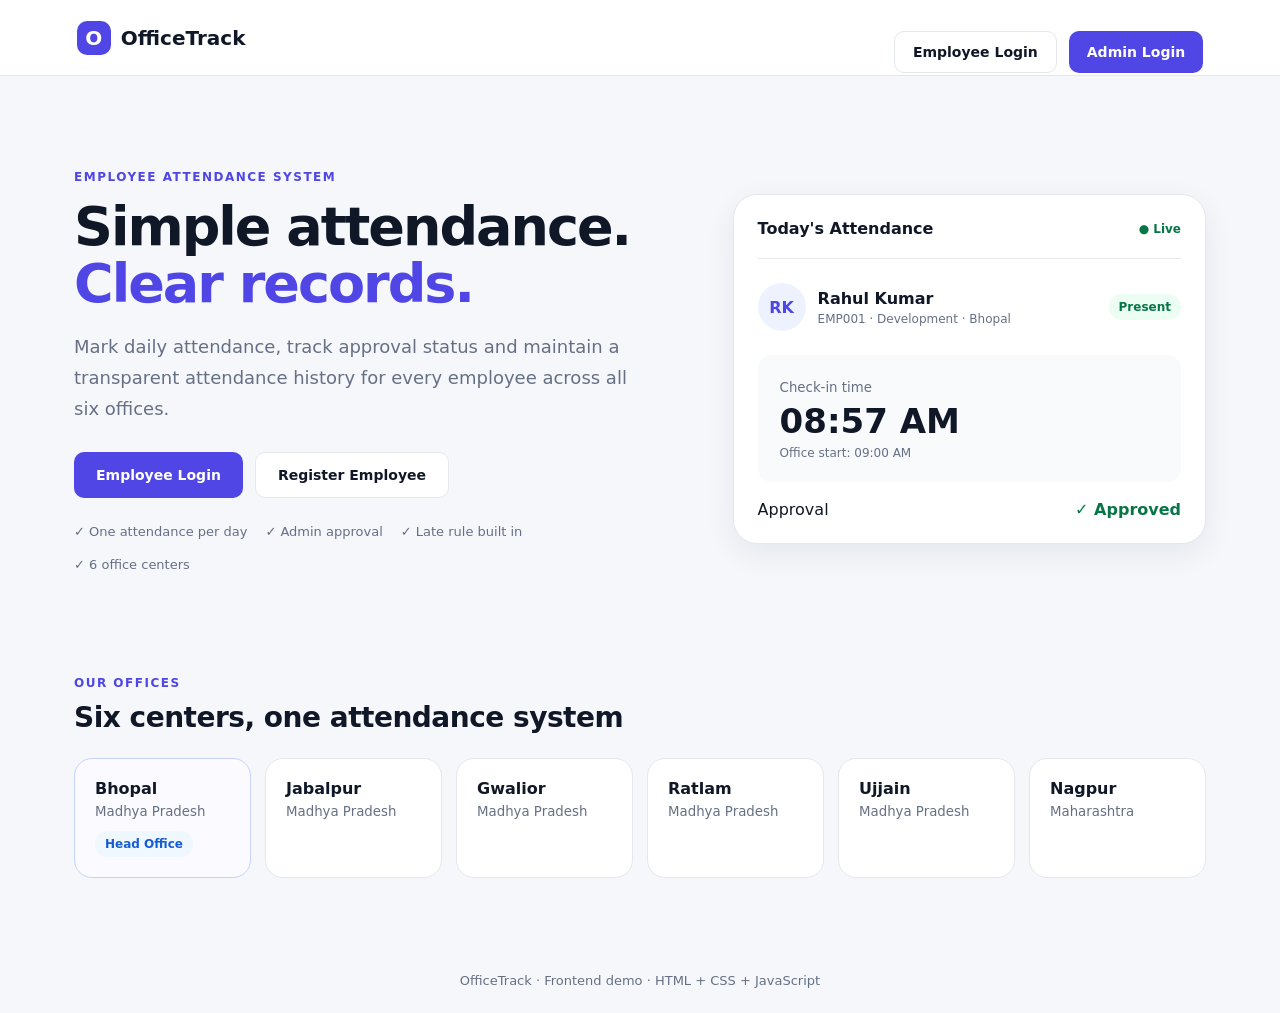
<file: index.html>
<!DOCTYPE html>
<html lang="en">
<head>
<meta charset="UTF-8">
<meta name="viewport" content="width=device-width, initial-scale=1.0">
<title>OfficeTrack | Employee Attendance</title>
<link rel="stylesheet" href="css/style.css">
</head>
<body class="landing">
<header class="topbar">
  <div class="brand"><span class="brand-mark">O</span><span>OfficeTrack</span></div>
  <div class="top-actions"><a href="login.html" class="btn btn-outline">Employee Login</a><a href="admin-login.html" class="btn btn-primary">Admin Login</a></div>
</header>
<main class="hero">
  <div class="hero-copy">
    <span class="eyebrow">EMPLOYEE ATTENDANCE SYSTEM</span>
    <h1>Simple attendance.<br><span>Clear records.</span></h1>
    <p>Mark daily attendance, track approval status and maintain a transparent attendance history for every employee across all six offices.</p>
    <div class="hero-actions"><a href="login.html" class="btn btn-primary btn-lg">Employee Login</a><a href="register.html" class="btn btn-outline btn-lg">Register Employee</a></div>
    <div class="trust-row"><span>✓ One attendance per day</span><span>✓ Admin approval</span><span>✓ Late rule built in</span><span>✓ 6 office centers</span></div>
  </div>
  <div class="hero-card">
    <div class="mock-top"><span>Today's Attendance</span><span class="live-dot">● Live</span></div>
    <div class="mock-profile"><div class="avatar">RK</div><div><strong>Rahul Kumar</strong><small>EMP001 · Development · Bhopal</small></div><span class="status present">Present</span></div>
    <div class="time-box"><small>Check-in time</small><strong>08:57 AM</strong><span>Office start: 09:00 AM</span></div>
    <div class="mock-footer"><span>Approval</span><strong class="approved">✓ Approved</strong></div>
  </div>
</main>
<section class="offices"><span class="eyebrow">OUR OFFICES</span><h2>Six centers, one attendance system</h2><div class="office-grid" id="officeGrid"></div></section>
<footer class="footer">OfficeTrack · Frontend demo · HTML + CSS + JavaScript</footer>
<script src="js/config.js"></script>
<script>
(function(){var g=document.getElementById("officeGrid");g.innerHTML=OT_CONFIG.LOCATIONS.map(function(l){return '<div class="office-card'+(l.isHeadOffice?' head':'')+'"><strong>'+l.name+'</strong><small>'+l.state+'</small>'+(l.isHeadOffice?'<span class="status pending">Head Office</span>':'')+'</div>'}).join("")})();
</script>
</body>
</html>
</file>
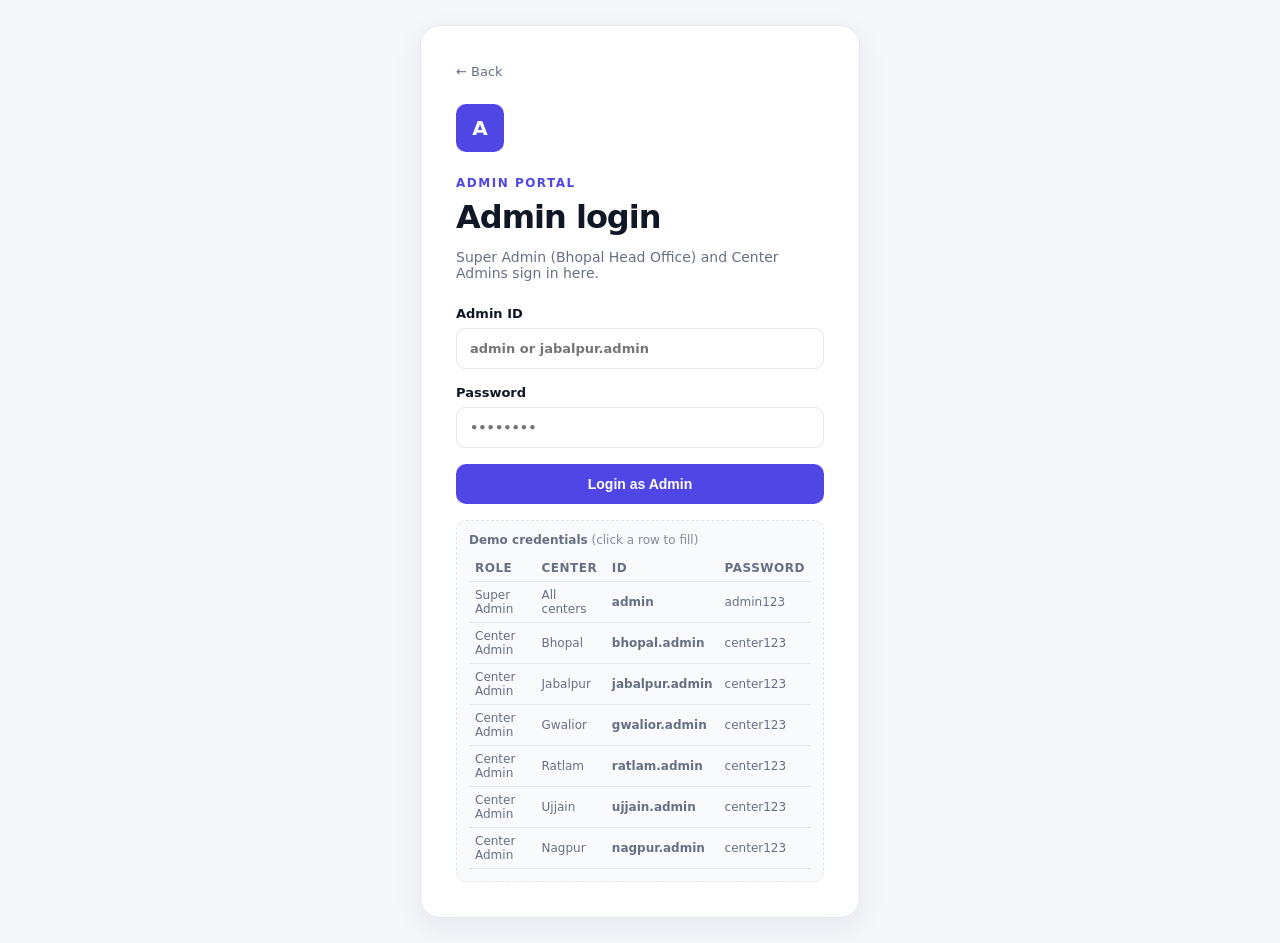
<file: admin-dashboard.html>
<!DOCTYPE html>
<html lang="en"><head><meta charset="UTF-8"><meta name="viewport" content="width=device-width,initial-scale=1.0"><title>Admin Dashboard</title><link rel="stylesheet" href="css/style.css"></head>
<body>
<div class="app-shell">
<aside class="sidebar"><div class="brand"><span class="brand-mark">O</span> OfficeTrack</div>
<nav id="sideNav">
  <a href="#overview" data-view="overview" class="active">⌂ Dashboard</a>
  <a href="#approvals" data-view="approvals">✓ Approvals <span class="nav-count" id="navPending">0</span></a>
  <a href="#attendance" data-view="attendance">▣ Attendance</a>
  <a href="#employees" data-view="employees">♙ Employees</a>
  <a href="#geofence" data-view="geofence">⌖ Geofence &amp; Office</a>
  <a href="#reports" data-view="reports">≣ Reports</a>
</nav>
<div class="sidebar-user"><strong id="sideName">—</strong><small id="sideMeta">—</small></div>
<button id="adminLogoutBtn" class="sidebar-logout">↪ Logout</button></aside>

<main class="main-content">
<header class="page-header"><div><span class="eyebrow" id="roleEyebrow">ADMIN CONTROL CENTER</span><h1 id="pageTitle">Attendance Overview</h1><p class="muted" id="pageSub">Review, approve and audit employee attendance.</p></div>
<div class="header-tools"><label class="center-filter" id="centerFilterWrap">Center<select id="centerFilter"></select></label><span class="center-pill" id="centerPill" hidden></span><div class="date-pill" id="adminDate"></div></div></header>

<!-- ================= OVERVIEW ================= -->
<div class="view active" id="view-overview">
  <section class="stats-grid">
    <div class="stat-card"><span>Total Employees</span><strong id="totalEmployees">0</strong></div>
    <div class="stat-card"><span>Present Today</span><strong id="adminPresent">0</strong></div>
    <div class="stat-card"><span>Half Day Today</span><strong id="adminHalf">0</strong></div>
    <div class="stat-card"><span>Pending Approval</span><strong id="adminPending">0</strong></div>
  </section>
  <section class="stats-grid">
    <div class="stat-card"><span>Not Marked Today</span><strong id="adminNotMarked">0</strong></div>
    <div class="stat-card"><span>Approved Today</span><strong id="adminApproved">0</strong></div>
    <div class="stat-card"><span>Rejected Today</span><strong id="adminRejected">0</strong></div>
    <div class="stat-card"><span>Check-in Rate</span><strong id="adminRate">0%</strong></div>
  </section>

  <section class="panel" id="centerPanel"><div class="panel-head"><div><h2>Center-wise Attendance — Today</h2><p class="muted">Consolidated view of all 6 centers. Click a row to filter the dashboard.</p></div><button id="resetDemoBtn" class="btn btn-danger-outline">Reset Demo Data</button></div>
    <div class="table-wrap"><table class="clickable"><thead><tr><th>Center</th><th>Employees</th><th>Present</th><th>Half Day</th><th>Not Marked</th><th>Pending</th><th>Check-in Rate</th></tr></thead><tbody id="centerTodayBody"></tbody></table></div></section>

  <section class="panel"><div class="panel-head"><div><h2>Today's Attendance</h2><p class="muted">Approve or reject today's records.</p></div></div>
    <div class="filters"><input id="searchToday" placeholder="Search employee ID or name..."><select id="statusToday"><option value="ALL">All statuses</option><option value="PENDING">Pending</option><option value="APPROVED">Approved</option><option value="REJECTED">Rejected</option></select></div>
    <div class="table-wrap"><table><thead><tr><th>Employee</th><th>Center</th><th>Department</th><th>Check-in</th><th>Location (GPS)</th><th>Attendance</th><th>Approval</th><th>Action</th></tr></thead><tbody id="todayBody"></tbody></table></div></section>
</div>

<!-- ================= APPROVALS ================= -->
<div class="view" id="view-approvals">
  <section class="panel"><div class="panel-head"><div><h2>Pending Approvals</h2><p class="muted" id="approvalsSub">All attendance records waiting for a decision.</p></div><button id="approveAllBtn" class="btn btn-primary">✓ Approve All Shown</button></div>
    <div class="filters"><input id="apSearch" placeholder="Search employee ID or name..."><select id="apType"><option value="ALL">Present &amp; Half Day</option><option value="PRESENT">Present only</option><option value="HALF DAY">Half Day only</option></select></div>
    <div class="table-wrap"><table><thead><tr><th>Employee</th><th>Center</th><th>Date</th><th>Check-in</th><th>Attendance</th><th>Action</th></tr></thead><tbody id="approvalsBody"></tbody></table></div></section>
</div>

<!-- ================= ATTENDANCE ================= -->
<div class="view" id="view-attendance">
  <section class="panel"><div class="panel-head"><div><h2>Attendance Records</h2><p class="muted">Search by date range, status or employee.</p></div></div>
    <div class="filters wrap"><label class="inline">From<input type="date" id="atFrom"></label><label class="inline">To<input type="date" id="atTo"></label><input id="atSearch" placeholder="Search employee ID or name..."><select id="atAtt"><option value="ALL">All attendance</option><option value="PRESENT">Present</option><option value="HALF DAY">Half Day</option></select><select id="atApp"><option value="ALL">All approvals</option><option value="PENDING">Pending</option><option value="APPROVED">Approved</option><option value="REJECTED">Rejected</option></select></div>
    <div class="table-wrap"><table><thead><tr><th>Employee</th><th>Center</th><th>Date</th><th>Check-in</th><th>Location (GPS)</th><th>Attendance</th><th>Approval</th><th>Reviewed by</th><th>Action</th></tr></thead><tbody id="attendanceBody"></tbody></table></div>
    <p class="muted foot-note" id="attendanceNote"></p></section>
</div>

<!-- ================= EMPLOYEES ================= -->
<div class="view" id="view-employees">
  <section class="panel"><div class="panel-head"><div><h2>Employees</h2><p class="muted" id="employeesSub">Registered employee accounts</p></div><button id="addEmployeeBtn" class="btn btn-primary">＋ Add Employee</button></div>
    <div class="filters wrap"><input id="emSearch" placeholder="Search ID, name or email..."><select id="emDept"></select><select id="emStatus"><option value="ALL">All statuses</option><option value="ACTIVE">Active</option><option value="INACTIVE">Inactive</option></select></div>
    <div class="table-wrap"><table><thead><tr><th>Employee ID</th><th>Name</th><th>Email</th><th>Center</th><th>Department</th><th>Designation</th><th>Status</th><th>Action</th></tr></thead><tbody id="employeesBody"></tbody></table></div></section>
</div>

<!-- ================= GEOFENCE & OFFICE LOCATION ================= -->
<div class="view" id="view-geofence">
  <section class="panel">
    <div class="panel-head">
      <div>
        <h2>Office Geofence &amp; GPS Calibration</h2>
        <p class="muted">Calibrate exact office coordinates and enforce the strict 25-meter attendance boundary.</p>
      </div>
      <button id="geoResetBtn" class="btn btn-outline">↺ Reset Center to Defaults</button>
    </div>

    <div class="dashboard-grid">
      <div>
        <form id="geoConfigForm" class="form-grid">
          <label class="full-col">Center Location
            <select id="geoCenterSelect"></select>
          </label>
          <label>Office Latitude (decimal degrees)
            <input type="number" step="0.000001" id="geoLat" required placeholder="e.g. 23.231264">
          </label>
          <label>Office Longitude (decimal degrees)
            <input type="number" step="0.000001" id="geoLon" required placeholder="e.g. 77.435580">
          </label>
          <label>Geofence Radius Limit (meters)
            <input type="number" id="geoRadius" required min="5" max="500" value="25">
            <small class="muted" style="font-weight:normal;display:block;margin-top:4px;">Requested attendance perimeter is 25 meters.</small>
          </label>
          <label>Required GPS Satellite Precision (meters)
            <input type="number" id="geoAccuracy" required min="5" max="100" value="25">
            <small class="muted" style="font-weight:normal;display:block;margin-top:4px;">Readings with accuracy weaker than ±25m must be retried.</small>
          </label>

          <div class="full-col" style="display:flex;gap:10px;flex-wrap:wrap;margin-top:8px;">
            <button type="button" id="geoCaptureBtn" class="btn btn-outline" style="border-color:var(--primary);color:var(--primary);">
              📍 Set Office Location to My Current GPS Position
            </button>
            <button type="submit" class="btn btn-primary">
              💾 Save Geofence Settings
            </button>
          </div>
          <div id="geoMsg" class="message full-col"></div>
        </form>
      </div>

      <div class="stack">
        <div class="panel" style="background:#f8fafc;margin-bottom:0;">
          <h3 class="sub-h" style="margin-top:0;">Active Geofence Configuration</h3>
          <dl class="details" id="geoActiveDetails"></dl>
          <div style="margin-top:14px;">
            <a id="geoMapLink" href="#" target="_blank" class="btn btn-outline" style="font-size:12px;padding:8px 12px;display:inline-flex;">
              🗺 View on Google Maps ↗
            </a>
          </div>
        </div>

        <div class="panel" style="background:#f8fafc;margin-bottom:0;">
          <h3 class="sub-h" style="margin-top:0;">Live Distance &amp; Accuracy Diagnostic</h3>
          <p class="muted" style="font-size:13px;line-height:1.5;">Test your device's current satellite fix and geodesic distance from the office.</p>
          <button type="button" id="adminTestGeoBtn" class="btn btn-outline full" style="font-size:13px;">
            🛰 Test Distance from My Device
          </button>
          <div id="adminGeoTestResult" style="margin-top:12px;font-size:13px;" hidden></div>
        </div>
      </div>
    </div>
  </section>
</div>

<!-- ================= REPORTS ================= -->
<div class="view" id="view-reports">
  <section class="panel"><div class="panel-head"><div><h2>Monthly Attendance Summary</h2><p class="muted" id="reportSub">Per-employee summary for the selected month.</p></div><div class="head-actions"><label class="inline">Month<input type="month" id="repMonth"></label><button id="exportEmpBtn" class="btn btn-outline">⬇ Export CSV</button></div></div>
    <div id="centerReportWrap"><h3 class="sub-h">Center-wise summary</h3><div class="table-wrap"><table class="clickable"><thead><tr><th>Center</th><th>Employees</th><th>Working Days</th><th>Present</th><th>Half Day</th><th>Absent</th><th>Rejected</th><th>Pending</th><th>Attendance %</th></tr></thead><tbody id="centerReportBody"></tbody></table></div>
    <div class="head-actions right"><button id="exportCenterBtn" class="btn btn-outline">⬇ Export center summary CSV</button></div></div>
    <h3 class="sub-h" id="empReportTitle">Employee summary</h3>
    <div class="table-wrap"><table><thead><tr><th>Employee</th><th>Center</th><th>Working Days</th><th>Present</th><th>Half Day</th><th>Absent</th><th>Rejected</th><th>Pending</th><th>Attendance %</th></tr></thead><tbody id="empReportBody"></tbody></table></div></section>
</div>
</main></div>
<script src="js/config.js"></script><script src="js/demo-data.js"></script><script src="js/location.js"></script><script src="js/store.js"></script><script src="js/ui.js"></script><script src="js/admin.js"></script></body></html>
</file>
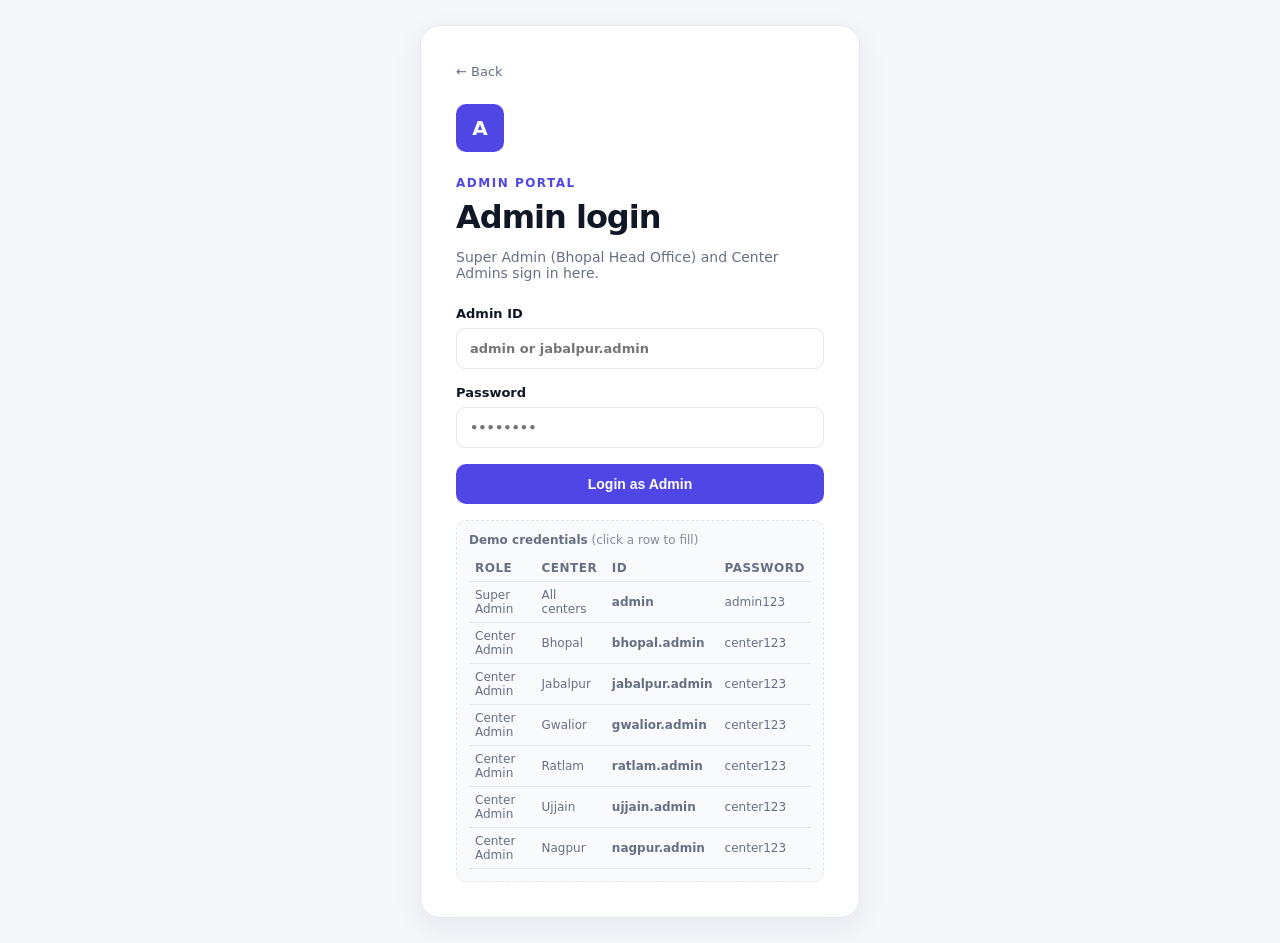
<file: admin-login.html>
<!DOCTYPE html>
<html lang="en"><head><meta charset="UTF-8"><meta name="viewport" content="width=device-width,initial-scale=1.0"><title>Admin Login</title><link rel="stylesheet" href="css/style.css"></head>
<body class="auth-page">
<div class="auth-card">
  <a href="index.html" class="back">← Back</a><div class="auth-logo">A</div>
  <span class="eyebrow">ADMIN PORTAL</span><h1>Admin login</h1><p class="muted">Super Admin (Bhopal Head Office) and Center Admins sign in here.</p>
  <form id="adminLoginForm">
    <label>Admin ID<input id="adminId" required placeholder="admin or jabalpur.admin" autocomplete="username"></label>
    <label>Password<input id="adminPassword" type="password" required placeholder="••••••••"></label>
    <button class="btn btn-primary full" type="submit">Login as Admin</button>
  </form>
  <div class="demo-box" id="demoAdmins"></div>
  <div id="adminLoginMessage" class="message"></div>
</div><script src="js/config.js"></script><script src="js/demo-data.js"></script><script src="js/store.js"></script><script src="js/ui.js"></script><script src="js/auth.js"></script></body></html>
</file>
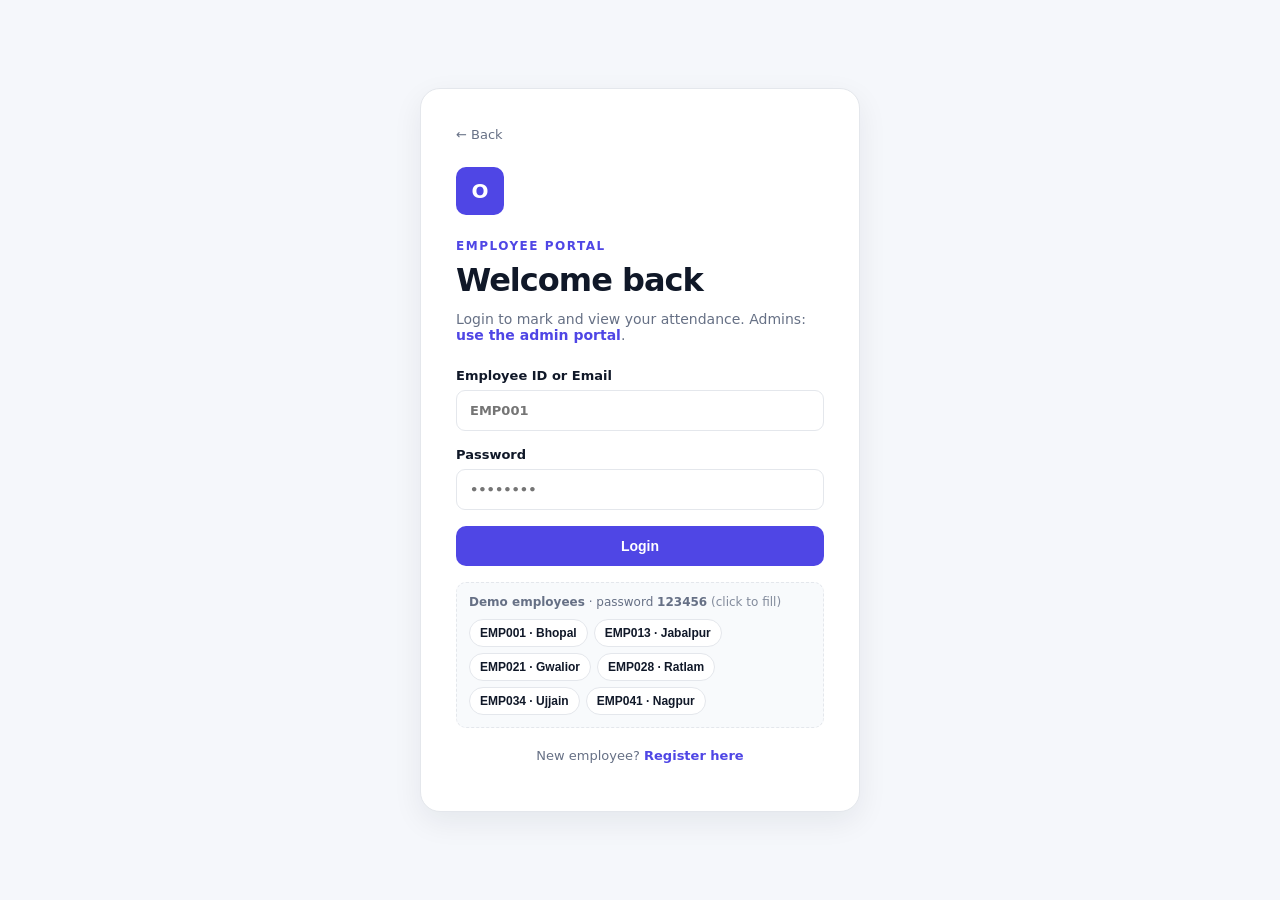
<file: employee-dashboard.html>
<!DOCTYPE html>
<html lang="en"><head><meta charset="UTF-8"><meta name="viewport" content="width=device-width,initial-scale=1.0"><title>Employee Dashboard</title><link rel="stylesheet" href="css/style.css"></head>
<body>
<div class="app-shell">
<aside class="sidebar"><div class="brand"><span class="brand-mark">O</span> OfficeTrack</div><nav><a class="active" href="#top" data-nav>⌂ Dashboard</a><a href="#history" data-nav>▣ Attendance History</a></nav><div class="sidebar-user"><strong id="sideName">—</strong><small id="sideMeta">—</small></div><button id="logoutBtn" class="sidebar-logout">↪ Logout</button></aside>
<main class="main-content" id="top">
<header class="page-header"><div><span class="eyebrow">EMPLOYEE DASHBOARD</span><h1 id="welcomeName">Good morning 👋</h1><p class="muted">Your attendance overview · <span id="monthLabel"></span></p></div><div class="header-tools"><span class="center-pill" id="centerPill"></span><div class="date-pill" id="todayDate"></div></div></header>
<section class="stats-grid">
<div class="stat-card"><span>Working Days</span><strong id="workingDays">0</strong></div><div class="stat-card"><span>Present</span><strong id="presentCount">0</strong></div><div class="stat-card"><span>Half Day</span><strong id="halfCount">0</strong></div><div class="stat-card"><span>Absent</span><strong id="absentCount">0</strong></div>
</section>
<section class="stats-grid">
<div class="stat-card"><span>Approved</span><strong id="approvedCount">0</strong></div><div class="stat-card"><span>Pending Approval</span><strong id="pendingCount">0</strong></div><div class="stat-card"><span>Rejected</span><strong id="rejectedCount">0</strong></div><div class="stat-card"><span>Attendance %</span><strong id="percentCount">0%</strong></div>
</section>
<section class="dashboard-grid">
<div class="panel attendance-panel"><div class="panel-head"><div><h2>Today's Attendance</h2><p class="muted" id="officeRuleText"></p></div><span id="todayStatus" class="status pending">Not Marked</span></div>
<div class="attendance-big">
  <div class="clock" id="liveClock">--:--:--</div>
  <p>Current time</p>
  <div id="checkInInfo" class="check-info">No attendance marked today.</div>
  
  <!-- GPS Geofence Telemetry Widget -->
  <div id="geoTelemetry" class="geo-telemetry" hidden>
    <div class="geo-header">
      <span class="geo-title">📍 GPS Geofence Telemetry</span>
      <span id="geoStatusBadge" class="status pending">Checking…</span>
    </div>
    <div class="geo-grid">
      <div class="geo-item">
        <small>Distance to Office</small>
        <strong id="geoDistanceVal">—</strong>
      </div>
      <div class="geo-item">
        <small>Allowed Limit</small>
        <strong id="geoLimitVal">25.0 m</strong>
      </div>
      <div class="geo-item">
        <small>GPS Precision</small>
        <strong id="geoAccuracyVal">—</strong>
      </div>
    </div>
    <div class="geo-meter-wrap">
      <div class="geo-meter-bar">
        <div id="geoMeterFill" class="geo-meter-fill" style="width: 0%;"></div>
      </div>
      <div class="geo-meter-labels">
        <span>0 m</span>
        <span class="limit-marker">25 m Limit</span>
        <span>50 m+</span>
      </div>
    </div>
  </div>

  <button id="markBtn" class="btn btn-primary btn-lg">Mark Attendance</button>
  <div id="markMessage" class="message"></div>
  <div id="locInfo" class="check-info" hidden></div>
  <div style="margin-top:10px;display:flex;gap:8px;justify-content:center;flex-wrap:wrap;">
    <button type="button" id="testLocBtn" class="small-btn neutral-btn">🛰 Test GPS &amp; 25m Boundary</button>
    <button type="button" id="retryLocBtn" class="small-btn neutral-btn" hidden>↻ Retry location check</button>
    <button type="button" id="resetTodayBtn" class="small-btn danger-btn" hidden>🗑 Reset Today's Attendance</button>
  </div>

  <div class="demo-box demo-time">
    <strong>Demo &amp; Testing Tools</strong>
    <div style="margin-top:8px;">
      <label style="font-weight:600;font-size:12px;display:block;margin-bottom:4px;">Test Check-in Time (09:15 rule):</label>
      <input type="time" id="demoTime" step="60" aria-label="Demo check-in time">
      <button type="button" class="small-btn" id="demoTimeClear">Use real time</button>
    </div>
    <div style="margin-top:10px;border-top:1px dashed var(--line);padding-top:8px;">
      <label style="font-weight:600;font-size:12px;display:block;margin-bottom:4px;">GPS Simulator (Test 25m boundary without moving):</label>
      <select id="demoLocation" aria-label="GPS Simulator Mode">
        <option value="REAL">🛰 Live Device GPS (Hardware Satellite Lock)</option>
        <option value="INSIDE">🏢 Simulate Inside Office (12.5 m / 25m Limit)</option>
        <option value="EDGE">⚠️ Simulate Boundary Edge (24.5 m / 25m Limit)</option>
        <option value="OUTSIDE">🚫 Simulate Outside Office (42.0 m / 25m Limit)</option>
      </select>
    </div>
    <div style="margin-top:10px;border-top:1px dashed var(--line);padding-top:8px;">
      <button type="button" class="small-btn danger-btn full" id="demoResetBtn">🗑 Reset Today's Attendance (Test Check-in Again)</button>
    </div>
  </div>
</div></div>
<div class="stack">
<div class="panel"><div class="panel-head"><div><h2>My Details</h2><p class="muted">Assigned office &amp; role</p></div></div><dl class="details" id="myDetails"></dl></div>
<div class="panel"><div class="panel-head"><div><h2>Attendance Policy</h2><p class="muted">Current office rules</p></div></div><ul class="policy" id="policyList"></ul></div>
</div>
</section>
<section id="history" class="panel"><div class="panel-head"><div><h2>Attendance History</h2><p class="muted">Your attendance records and approval status</p></div></div>
<div class="filters"><select id="histMonth" aria-label="Month"></select><select id="histApproval" aria-label="Approval status"><option value="ALL">All approval statuses</option><option value="PENDING">Pending</option><option value="APPROVED">Approved</option><option value="REJECTED">Rejected</option></select></div>
<div class="table-wrap"><table><thead><tr><th>Date</th><th>Check-in</th><th>Attendance</th><th>Approval</th><th>Reviewed by</th></tr></thead><tbody id="historyBody"></tbody></table></div></section>
</main></div>
<script src="js/config.js"></script><script src="js/demo-data.js"></script><script src="js/location.js"></script><script src="js/store.js"></script><script src="js/ui.js"></script><script src="js/employee.js"></script></body></html>
</file>
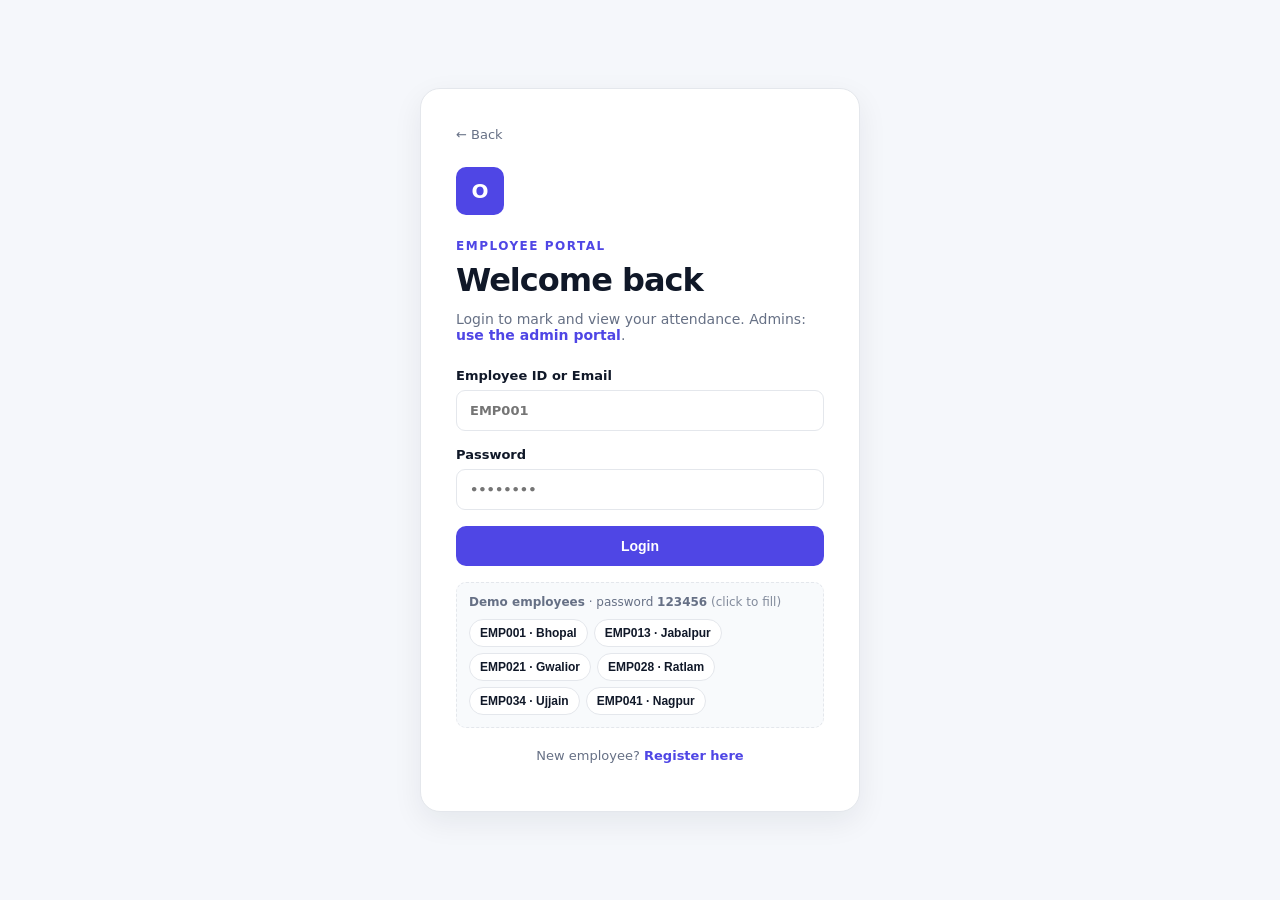
<file: login.html>
<!DOCTYPE html>
<html lang="en"><head><meta charset="UTF-8"><meta name="viewport" content="width=device-width,initial-scale=1.0"><title>Employee Login</title><link rel="stylesheet" href="css/style.css"></head>
<body class="auth-page">
<div class="auth-card">
  <a href="index.html" class="back">← Back</a>
  <div class="auth-logo">O</div><span class="eyebrow">EMPLOYEE PORTAL</span>
  <h1>Welcome back</h1><p class="muted">Login to mark and view your attendance. Admins: <a href="admin-login.html" style="color:var(--primary);font-weight:700">use the admin portal</a>.</p>
  <form id="loginForm">
    <label>Employee ID or Email<input id="loginId" required placeholder="EMP001"></label>
    <label>Password<input id="loginPassword" type="password" required placeholder="••••••••"></label>
    <button class="btn btn-primary full" type="submit">Login</button>
  </form>
  <div class="demo-box" id="demoEmployees"></div>
  <p class="auth-bottom">New employee? <a href="register.html">Register here</a></p>
  <div id="loginMessage" class="message"></div>
</div><script src="js/config.js"></script><script src="js/demo-data.js"></script><script src="js/store.js"></script><script src="js/ui.js"></script><script src="js/auth.js"></script></body></html>
</file>
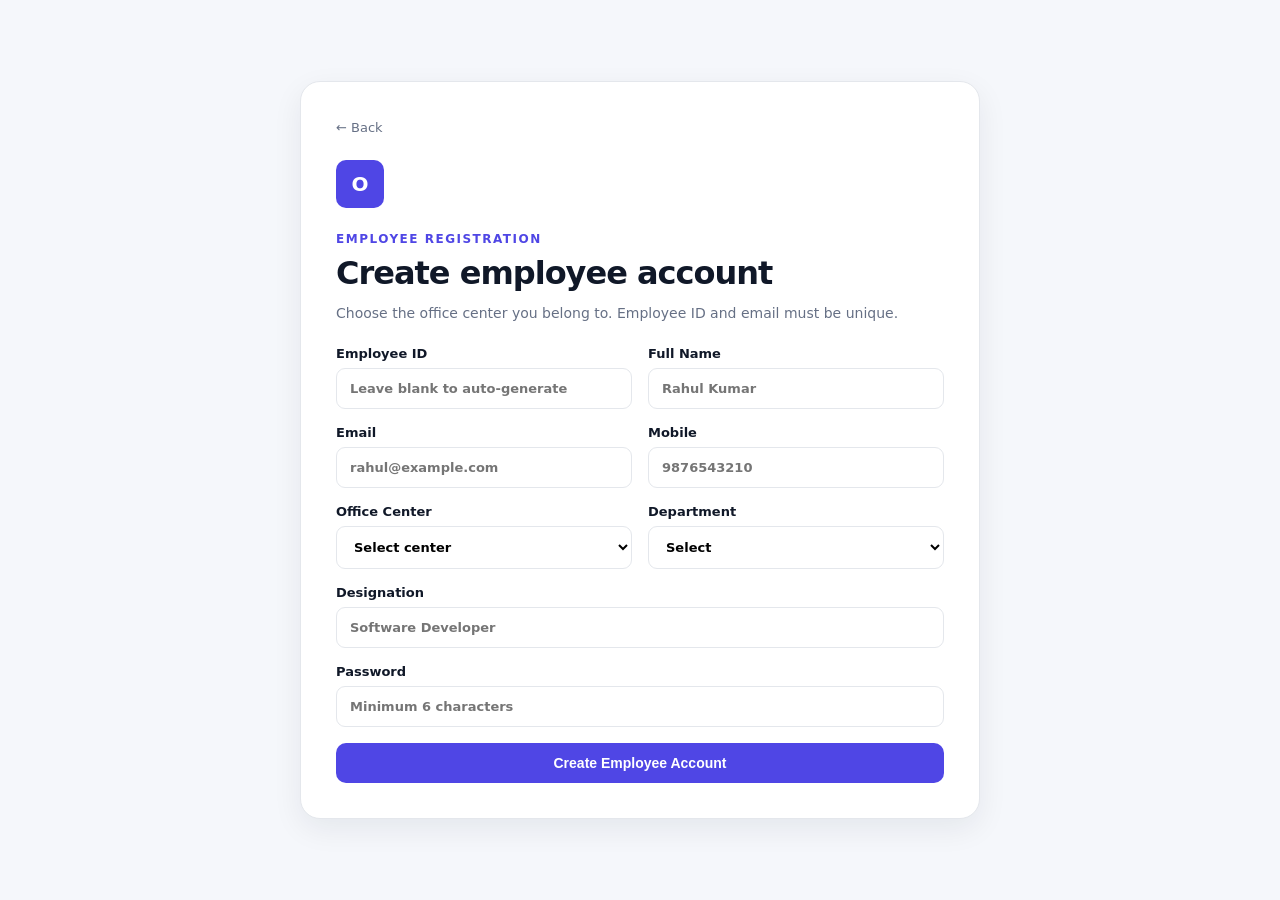
<file: register.html>
<!DOCTYPE html>
<html lang="en"><head><meta charset="UTF-8"><meta name="viewport" content="width=device-width,initial-scale=1.0"><title>Employee Registration</title><link rel="stylesheet" href="css/style.css"></head>
<body class="auth-page">
<div class="auth-card wide">
  <a href="index.html" class="back">← Back</a><div class="auth-logo">O</div>
  <span class="eyebrow">EMPLOYEE REGISTRATION</span><h1>Create employee account</h1>
  <p class="muted">Choose the office center you belong to. Employee ID and email must be unique.</p>
  <form id="registerForm" class="form-grid">
    <label>Employee ID<input id="employeeId" placeholder="Leave blank to auto-generate"></label>
    <label>Full Name<input id="employeeName" required placeholder="Rahul Kumar"></label>
    <label>Email<input id="employeeEmail" type="email" required placeholder="rahul@example.com"></label>
    <label>Mobile<input id="employeeMobile" required placeholder="9876543210"></label>
    <label>Office Center<select id="centerId" required></select></label>
    <label>Department<select id="department" required></select></label>
    <label class="full-col">Designation<input id="designation" required placeholder="Software Developer"></label>
    <label class="full-col">Password<input id="registerPassword" type="password" minlength="6" required placeholder="Minimum 6 characters"></label>
    <button class="btn btn-primary full full-col" type="submit">Create Employee Account</button>
  </form>
  <div id="registerMessage" class="message"></div>
</div><script src="js/config.js"></script><script src="js/demo-data.js"></script><script src="js/store.js"></script><script src="js/ui.js"></script><script src="js/auth.js"></script></body></html>
</file>
<file: css/style.css>
:root{--bg:#f5f7fb;--surface:#fff;--dark:#101828;--muted:#667085;--line:#e4e7ec;--primary:#4f46e5;--primary-dark:#3730a3;--green:#067647;--green-bg:#ecfdf3;--yellow:#b54708;--yellow-bg:#fffaeb;--red:#b42318;--red-bg:#fef3f2;--blue:#175cd3;--blue-bg:#eff8ff;--radius:18px;--shadow:0 10px 30px rgba(16,24,40,.07)}*{box-sizing:border-box}body{margin:0;font-family:Inter,ui-sans-serif,system-ui,-apple-system,Segoe UI,Roboto,Arial,sans-serif;background:var(--bg);color:var(--dark)}a{text-decoration:none;color:inherit}.topbar{height:76px;display:flex;align-items:center;justify-content:space-between;padding:0 6%;border-bottom:1px solid var(--line);background:#fff}.brand{font-weight:800;font-size:20px;display:flex;gap:10px;align-items:center}.brand-mark,.auth-logo{display:grid;place-items:center;background:var(--primary);color:#fff;font-weight:800;border-radius:10px}.brand-mark{width:34px;height:34px}.hero{max-width:1180px;margin:0 auto;padding:90px 24px;display:grid;grid-template-columns:1.1fr .9fr;gap:80px;align-items:center}.eyebrow{font-size:12px;font-weight:800;letter-spacing:1.5px;color:var(--primary)}h1{font-size:54px;line-height:1.05;margin:14px 0 20px;letter-spacing:-2px}h1 span{color:var(--primary)}h2{margin:0;font-size:20px}.hero-copy p{font-size:18px;line-height:1.7;color:var(--muted);max-width:650px}.hero-actions,.top-actions{display:flex;gap:12px;margin-top:28px}.btn{border:0;border-radius:10px;padding:12px 18px;font-weight:700;cursor:pointer;display:inline-flex;align-items:center;justify-content:center;gap:8px;font-size:14px}.btn-primary{background:var(--primary);color:#fff}.btn-primary:hover{background:var(--primary-dark)}.btn-outline{background:#fff;color:var(--dark);border:1px solid var(--line)}.btn-danger-outline{background:#fff;color:var(--red);border:1px solid #fecdca}.btn-lg{padding:14px 22px}.full{width:100%}.trust-row{display:flex;gap:18px;flex-wrap:wrap;margin-top:26px;color:var(--muted);font-size:13px}.hero-card{background:#fff;border:1px solid var(--line);border-radius:24px;padding:24px;box-shadow:var(--shadow)}.mock-top,.mock-profile,.mock-footer{display:flex;align-items:center;justify-content:space-between}.mock-top{padding-bottom:20px;border-bottom:1px solid var(--line);font-weight:700}.live-dot{color:var(--green);font-size:12px}.mock-profile{padding:24px 0}.avatar{width:48px;height:48px;border-radius:50%;background:#eef2ff;color:var(--primary);display:grid;place-items:center;font-weight:800}.mock-profile>div:nth-child(2){margin-right:auto;margin-left:12px}.mock-profile small,.time-box span{display:block;color:var(--muted);font-size:12px;margin-top:4px}.status{font-size:12px;font-weight:800;padding:6px 10px;border-radius:999px}.status.present,.status.approved{color:var(--green);background:var(--green-bg)}.status.half{color:var(--yellow);background:var(--yellow-bg)}.status.pending{color:var(--blue);background:var(--blue-bg)}.status.rejected{color:var(--red);background:var(--red-bg)}.time-box{background:#f8fafc;border-radius:14px;padding:22px}.time-box small{color:var(--muted)}.time-box strong{font-size:34px;display:block;margin:5px 0}.mock-footer{padding-top:18px}.approved{color:var(--green)}.footer{text-align:center;padding:25px;color:var(--muted);font-size:13px}.auth-page{min-height:100vh;display:grid;place-items:center;padding:25px}.auth-card{background:#fff;width:min(440px,100%);padding:35px;border:1px solid var(--line);border-radius:20px;box-shadow:var(--shadow)}.auth-card.wide{width:min(680px,100%)}.back{color:var(--muted);font-size:13px;display:inline-block;margin-bottom:25px}.auth-logo{width:48px;height:48px;font-size:20px;margin-bottom:20px}.auth-card h1{font-size:32px;letter-spacing:-1px;margin:10px 0}.muted{color:var(--muted);font-size:14px}.auth-card form{margin-top:25px}label{display:block;font-size:13px;font-weight:700;margin-bottom:16px}input,select{width:100%;margin-top:7px;border:1px solid var(--line);border-radius:9px;padding:12px 13px;font:inherit;outline:none;background:#fff}input:focus,select:focus{border-color:var(--primary);box-shadow:0 0 0 3px #eef2ff}.auth-bottom{text-align:center;color:var(--muted);font-size:13px;margin-top:20px}.auth-bottom a{color:var(--primary);font-weight:700}.form-grid{display:grid;grid-template-columns:1fr 1fr;gap:0 16px}.full-col{grid-column:1/-1}.message{margin-top:15px;font-size:13px;padding:10px;border-radius:9px;display:none}.message.success{display:block;color:var(--green);background:var(--green-bg)}.message.error{display:block;color:var(--red);background:var(--red-bg)}.demo-box{background:#f8fafc;border:1px dashed var(--line);padding:12px;border-radius:10px;font-size:12px;color:var(--muted);margin-top:16px}.app-shell{display:flex;min-height:100vh}.sidebar{width:245px;background:#101828;color:#d0d5dd;padding:22px 16px;display:flex;flex-direction:column;position:fixed;inset:0 auto 0 0}.sidebar .brand{color:#fff;padding:0 10px 30px}.sidebar nav{display:grid;gap:6px}.sidebar nav a{padding:12px 14px;border-radius:9px;font-size:14px}.sidebar nav a:hover,.sidebar nav a.active{background:#1d2939;color:#fff}.sidebar-logout{margin-top:auto;background:none;border:1px solid #344054;color:#d0d5dd;border-radius:9px;padding:11px;cursor:pointer}.main-content{margin-left:245px;width:calc(100% - 245px);padding:32px 4%;max-width:1600px}.page-header{display:flex;align-items:flex-end;justify-content:space-between;margin-bottom:28px}.page-header h1{font-size:34px;letter-spacing:-1px;margin:8px 0}.date-pill{background:#fff;border:1px solid var(--line);padding:10px 14px;border-radius:10px;color:var(--muted);font-size:13px}.stats-grid{display:grid;grid-template-columns:repeat(4,1fr);gap:16px;margin-bottom:20px}.stat-card{background:#fff;border:1px solid var(--line);border-radius:var(--radius);padding:20px}.stat-card span{color:var(--muted);font-size:13px}.stat-card strong{display:block;font-size:30px;margin-top:8px}.dashboard-grid{display:grid;grid-template-columns:1.25fr .75fr;gap:20px;margin-bottom:20px}.panel{background:#fff;border:1px solid var(--line);border-radius:var(--radius);padding:22px;margin-bottom:20px;box-shadow:0 4px 15px rgba(16,24,40,.03)}.panel-head{display:flex;justify-content:space-between;align-items:center;gap:12px;margin-bottom:20px}.attendance-big{text-align:center;padding:20px}.clock{font-size:42px;font-weight:800;letter-spacing:2px}.attendance-big p{color:var(--muted);font-size:12px}.check-info{margin:18px auto;max-width:430px;background:#f8fafc;padding:13px;border-radius:10px;font-size:13px}.policy{padding-left:20px;color:var(--muted);font-size:13px;line-height:2}.policy b{color:var(--dark)}.table-wrap{overflow:auto}table{width:100%;border-collapse:collapse;min-width:700px}th,td{text-align:left;padding:14px 10px;border-bottom:1px solid var(--line);font-size:13px}th{color:var(--muted);font-size:12px;text-transform:uppercase;letter-spacing:.5px}.filters{display:flex;gap:12px;margin-bottom:16px}.filters input{max-width:350px;margin:0}.filters select{max-width:180px;margin:0}.action-group{display:flex;gap:6px}.small-btn{padding:7px 10px;border-radius:7px;border:0;font-size:12px;font-weight:700;cursor:pointer}.approve-btn{background:var(--green-bg);color:var(--green)}.reject-btn{background:var(--red-bg);color:var(--red)}.empty{text-align:center;color:var(--muted);padding:30px}.danger-text{color:var(--red)}@media(max-width:900px){.hero{grid-template-columns:1fr;gap:35px;padding-top:55px}.hero h1{font-size:42px}.stats-grid{grid-template-columns:1fr 1fr}.dashboard-grid{grid-template-columns:1fr}.sidebar{width:70px}.sidebar .brand{font-size:0}.sidebar .brand-mark{font-size:16px}.sidebar nav a{font-size:0;text-align:center}.sidebar nav a:first-letter{font-size:18px}.sidebar-logout{font-size:0}.main-content{margin-left:70px;width:calc(100% - 70px)}}@media(max-width:600px){.topbar{padding:0 18px}.top-actions .btn:first-child{display:none}.hero{padding:50px 18px}.hero h1{font-size:38px}.hero-actions{flex-direction:column}.stats-grid{grid-template-columns:1fr 1fr}.main-content{padding:22px 14px}.page-header{display:block}.date-pill{display:inline-block;margin-top:12px}.form-grid{grid-template-columns:1fr}.full-col{grid-column:auto}.auth-card{padding:25px}.filters{display:block}.filters input,.filters select{max-width:none;margin-bottom:10px}.trust-row{font-size:12px}.clock{font-size:32px}}
/* ===== Multi-center additions (same design tokens) ===== */
.header-tools{display:flex;align-items:center;gap:10px;flex-wrap:wrap}
.center-pill{background:#eef2ff;color:var(--primary);border:1px solid #e0e7ff;padding:10px 14px;border-radius:10px;font-size:13px;font-weight:700}
.center-filter{display:flex;align-items:center;gap:8px;margin:0;font-size:13px;color:var(--muted);font-weight:700}
.center-filter select{width:auto;margin:0;min-width:190px;font-weight:700;color:var(--dark)}
.sidebar-user{margin-top:auto;padding:12px;border:1px solid #1d2939;border-radius:10px;margin-bottom:12px;display:grid;gap:3px}
.sidebar-user strong{color:#fff;font-size:13px}.sidebar-user small{color:#98a2b3;font-size:12px}
.sidebar-user+.sidebar-logout{margin-top:0}
.nav-count{background:var(--primary);color:#fff;border-radius:999px;font-size:11px;padding:1px 7px;margin-left:4px}
.view{display:none}.view.active{display:block}
.stack{display:grid;gap:20px;align-content:start}.stack .panel{margin-bottom:0}
.details{margin:0;display:grid;grid-template-columns:110px 1fr;gap:10px 12px;font-size:13px}.details dt{color:var(--muted)}.details dd{margin:0;font-weight:600;word-break:break-word}
.demo-time{margin:18px auto 0;max-width:430px;text-align:left}.demo-time input{width:auto;display:inline-block;padding:8px 10px;margin:8px 8px 0 0}
.demo-time .small-btn{background:#fff;border:1px solid var(--line);color:var(--dark)}
.chip-row{display:flex;flex-wrap:wrap;gap:6px;margin-top:10px}
.chip{border:1px solid var(--line);background:#fff;border-radius:999px;padding:6px 10px;font-size:12px;font-weight:700;cursor:pointer;color:var(--dark)}.chip:hover{border-color:var(--primary);color:var(--primary)}
.hint{font-weight:400;opacity:.8}
.mini-table{min-width:0;margin-top:8px;font-size:12px}.mini-table th,.mini-table td{padding:6px 6px;font-size:12px}.mini-table tbody tr{cursor:pointer}.mini-table tbody tr:hover{background:#eef2ff}
.small-btn.neutral-btn{background:#f2f4f7;color:var(--dark)}.small-btn:disabled,.btn:disabled{cursor:not-allowed}
.status.inactive{color:#475467;background:#f2f4f7}
.center-tag{font-size:12px;font-weight:700;background:#f2f4f7;border-radius:6px;padding:3px 8px;white-space:nowrap}.center-tag.head{background:#eef2ff;color:var(--primary)}
table.clickable tbody tr[data-center]{cursor:pointer}table.clickable tbody tr[data-center]:hover,tr.selected{background:#f5f6ff}
tr.totals td{font-weight:800;background:#f8fafc}
.rate{display:flex;align-items:center;gap:8px;min-width:120px}.rate span{font-weight:700;font-size:12px;width:36px}.bar{flex:1;height:7px;background:#eaecf0;border-radius:99px;overflow:hidden}.bar i{display:block;height:100%;background:var(--primary);border-radius:99px}
.filters.wrap{flex-wrap:wrap}.filters label.inline,.head-actions label.inline{display:flex;align-items:center;gap:8px;margin:0;font-weight:600;color:var(--muted)}.filters label.inline input,.head-actions label.inline input{width:auto;margin:0}
.head-actions{display:flex;gap:12px;align-items:center;flex-wrap:wrap}.head-actions.right{justify-content:flex-end;margin:12px 0 22px}
.sub-h{font-size:14px;margin:6px 0 10px;color:var(--dark)}.foot-note{margin:14px 0 0}
.modal-backdrop{position:fixed;inset:0;background:rgba(16,24,40,.45);display:grid;place-items:center;padding:20px;z-index:50;overflow:auto}
.modal{background:#fff;border-radius:20px;padding:26px;width:min(680px,100%);box-shadow:0 20px 60px rgba(16,24,40,.25)}
.modal-x{border:0;background:#f2f4f7;border-radius:8px;width:32px;height:32px;cursor:pointer;font-size:14px}
.modal form{margin-top:4px}.modal-actions{display:flex;justify-content:flex-end;gap:10px}.note{margin:0 0 14px}
.toast-box{position:fixed;right:20px;bottom:20px;display:grid;gap:8px;z-index:60}
.toast{padding:12px 16px;border-radius:10px;font-size:13px;font-weight:700;box-shadow:var(--shadow);background:#fff;border:1px solid var(--line)}.toast.success{color:var(--green);background:var(--green-bg)}.toast.error{color:var(--red);background:var(--red-bg)}
.offices{max-width:1180px;margin:0 auto;padding:10px 24px 70px}.offices h2{margin:10px 0 24px;font-size:28px;letter-spacing:-.5px}
.office-grid{display:grid;grid-template-columns:repeat(6,1fr);gap:14px}
.office-card{background:#fff;border:1px solid var(--line);border-radius:var(--radius);padding:20px;display:grid;gap:6px;align-content:start}.office-card small{color:var(--muted)}.office-card.head{border-color:#c7d2fe;background:#fafaff}.office-card .status{justify-self:start;margin-top:6px}
@media(max-width:1000px){.office-grid{grid-template-columns:repeat(3,1fr)}}
@media(max-width:900px){.sidebar-user{display:none}.nav-count{display:none}.sidebar nav a:first-letter{font-size:18px}.sidebar-logout{margin-top:auto}.center-filter select{min-width:150px}}
@media(max-width:600px){.office-grid{grid-template-columns:1fr 1fr}.header-tools{margin-top:12px}.filters.wrap{display:grid;gap:10px}.filters label.inline{justify-content:space-between}.filters.wrap input,.filters.wrap select{max-width:none;margin:0}.details{grid-template-columns:90px 1fr}.modal{padding:20px}.center-filter{width:100%}.center-filter select{flex:1}.panel-head{flex-wrap:wrap}}
[hidden]{display:none!important}
#histApproval{max-width:240px}#histMonth{max-width:200px}
.message.info{display:block;color:var(--blue);background:var(--blue-bg)}.message.warning{display:block;color:var(--yellow);background:var(--yellow-bg)}
#locInfo[hidden],#retryLocBtn[hidden]{display:none}#retryLocBtn{margin-top:4px}
/* ===== GPS Geofence Telemetry & Accuracy Widget ===== */
.geo-telemetry{background:#f8fafc;border:1px solid var(--line);border-radius:14px;padding:16px;margin:16px auto;max-width:460px;text-align:left}
.geo-header{display:flex;justify-content:space-between;align-items:center;margin-bottom:12px}
.geo-title{font-weight:700;font-size:13px;color:var(--dark);display:flex;align-items:center;gap:6px}
.geo-grid{display:grid;grid-template-columns:repeat(3,1fr);gap:10px;text-align:center;margin-bottom:12px}
.geo-item{background:#fff;border:1px solid var(--line);border-radius:8px;padding:8px 6px}
.geo-item small{display:block;font-size:11px;color:var(--muted);margin-bottom:4px}
.geo-item strong{display:block;font-size:14px;color:var(--dark);font-weight:800}
.geo-meter-wrap{margin-top:10px}
.geo-meter-bar{height:9px;background:#eaecf0;border-radius:99px;position:relative;overflow:hidden}
.geo-meter-fill{height:100%;width:0%;border-radius:99px;transition:width .4s ease,background .3s;background:var(--green)}
.geo-meter-fill.in-range{background:var(--green)}
.geo-meter-fill.warning{background:var(--yellow)}
.geo-meter-fill.out-range{background:var(--red)}
.geo-meter-labels{display:flex;justify-content:space-between;font-size:11px;color:var(--muted);margin-top:5px}
.geo-meter-labels .limit-marker{font-weight:700;color:var(--primary)}
.loc-badge{display:inline-flex;align-items:center;gap:4px;font-size:11px;font-weight:700;padding:3px 7px;border-radius:6px;background:#ecfdf3;color:#067647;border:1px solid #abefc6}
.loc-badge.out{background:#fef3f2;color:#b42318;border-color:#fecdca}
.small-btn.danger-btn{background:var(--red-bg);color:var(--red);border:1px solid #fecdca}
.small-btn.danger-btn:hover{background:#fee4e2}
.reset-btn-wrap{margin-top:12px;display:flex;justify-content:center}
</file>
